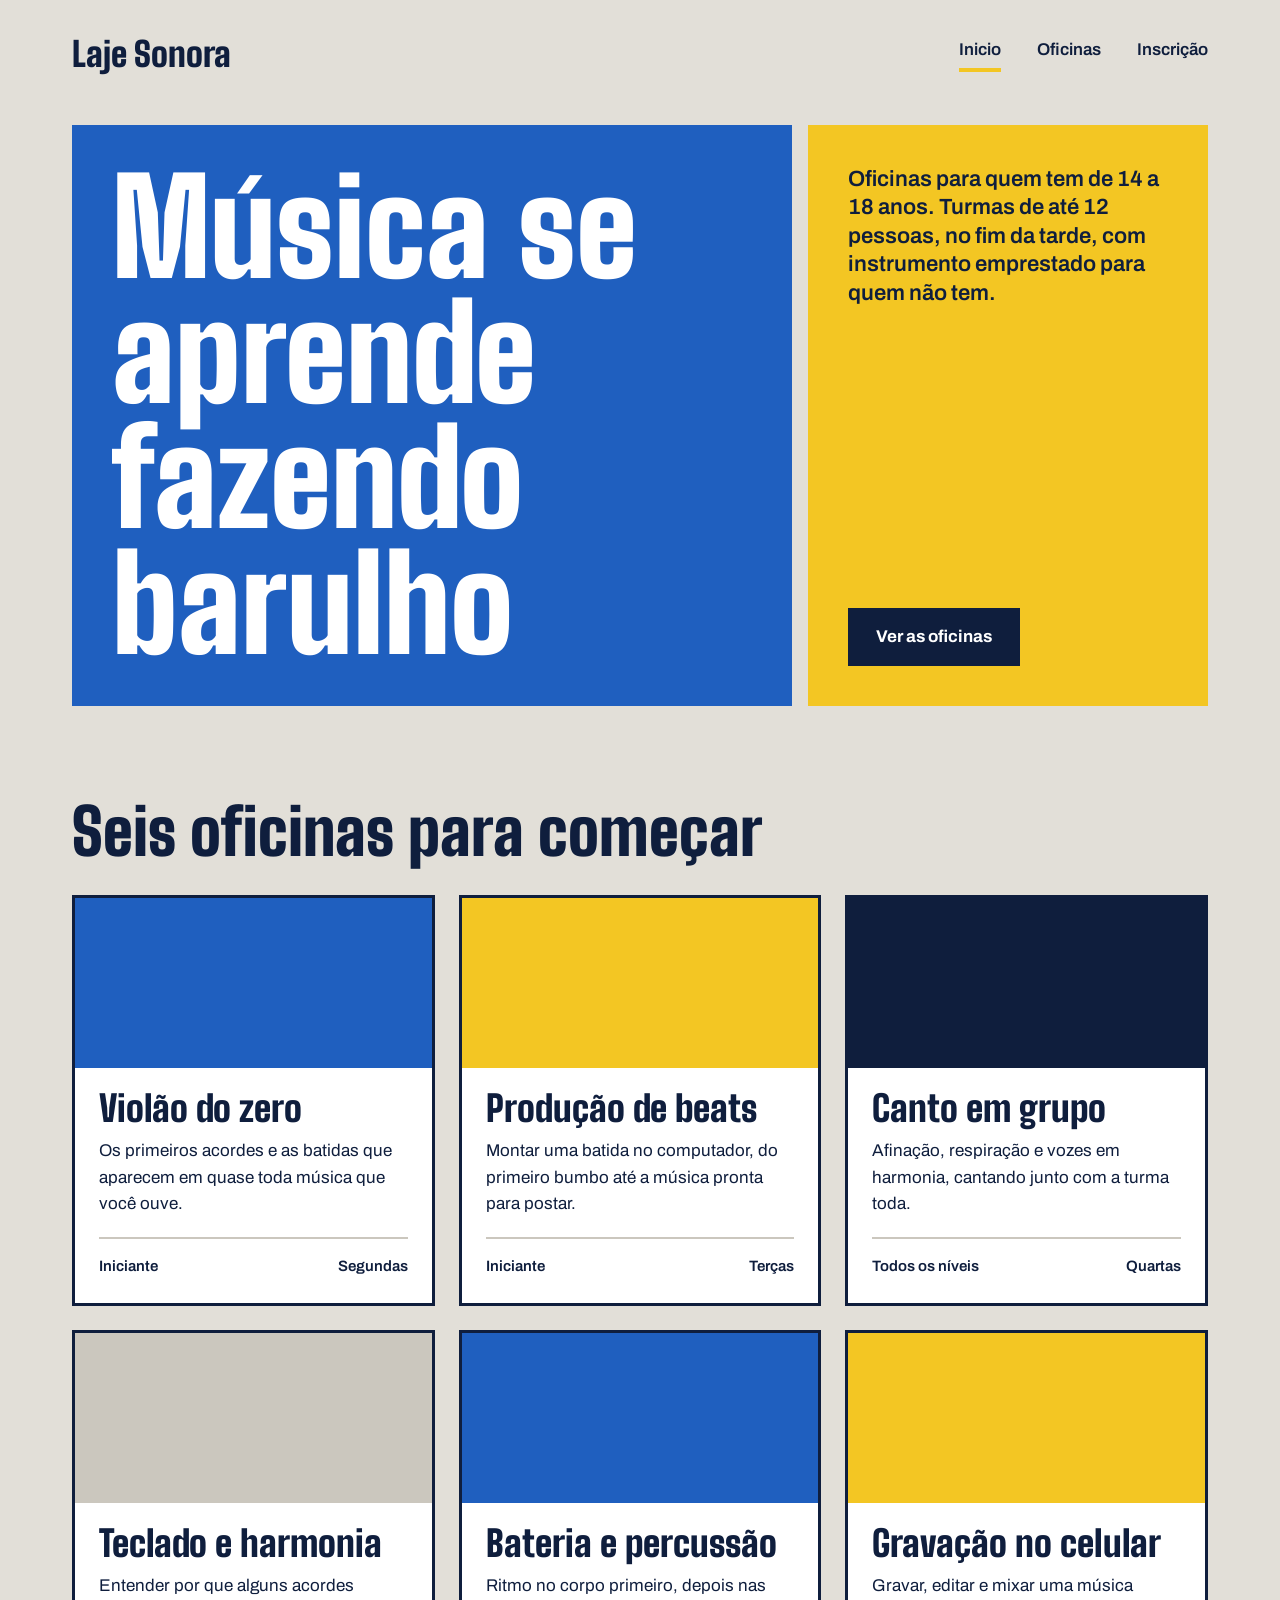
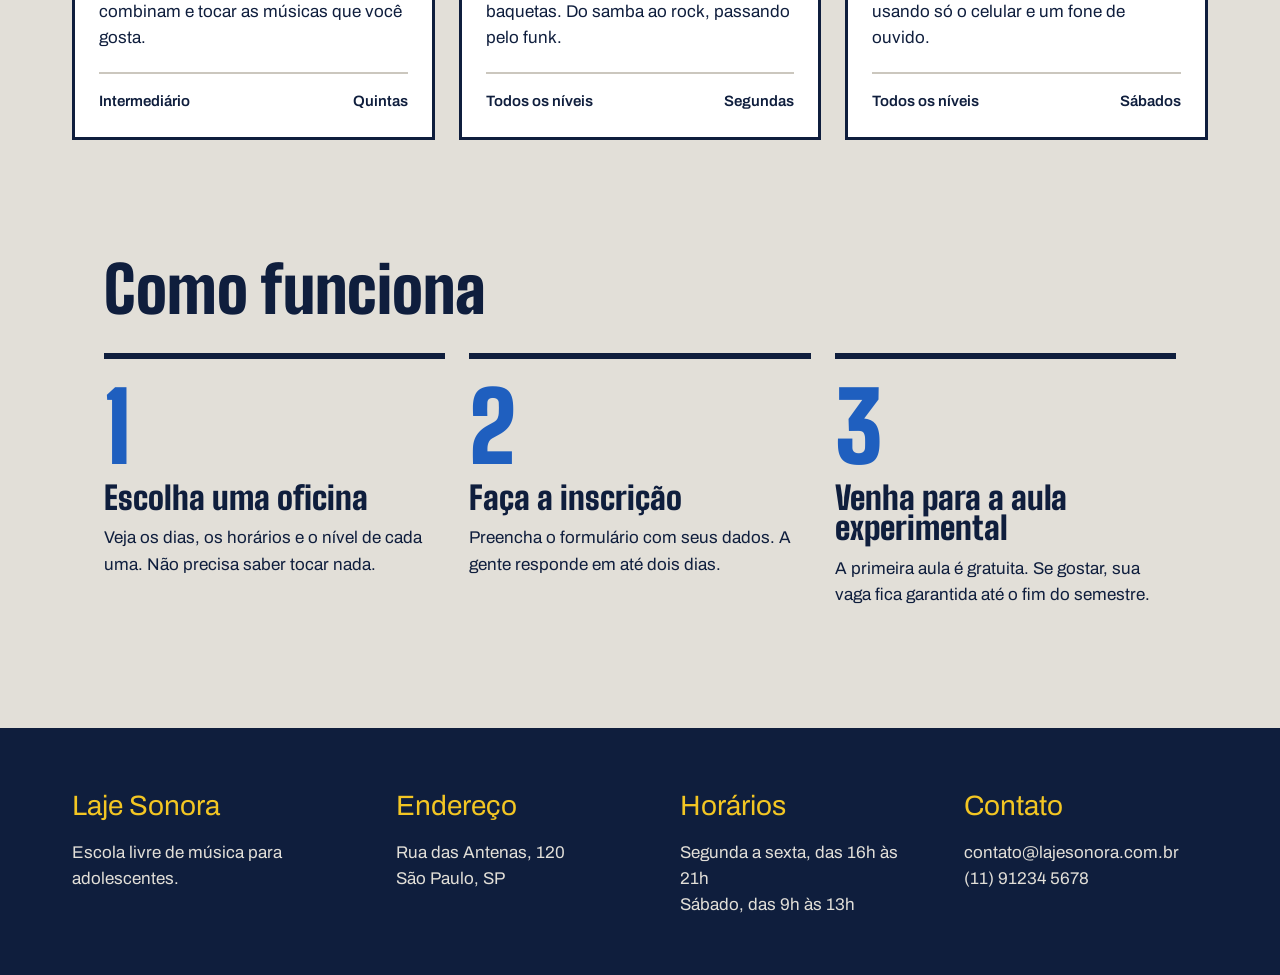
<file: index.html>
<!DOCTYPE html>
<html lang="pt-BR">

<head>
    <meta charset="UTF-8">
    <meta name="viewport" content="width=device-width, initial-scale=1.0">
    <link rel="preconnect" href="https://fonts.googleapis.com">
    <link rel="preconnect" href="https://fonts.gstatic.com" crossorigin>
    <link
        href="https://fonts.googleapis.com/css2?family=Archivo:ital,wght@0,100..900;1,100..900&family=Big+Shoulders:opsz,wght@10..72,100..900&display=swap"
        rel="stylesheet">
    <link rel="stylesheet" href="style.css">
    <title>Laje | Sonora</title>
</head>

<body>
    <header class="conteudo topo">
        <a href="index.html" class="logo">Laje Sonora</a>
        <nav class="menu">
            <a href="index.html" class="atual">Inicio</a>
            <a href="oficinas.html">Oficinas</a>
            <a href="inscricao.html">Inscrição</a>
        </nav>
    </header>
    <main>
        <section class="cartazes conteudo">
            <div class="cartaz-principal cartaz">
                <h1>Música se aprende fazendo barulho</h1>
            </div>
            <div class="cartaz cartaz-lateral">
                <p>Oficinas para quem tem de 14 a 18 anos. Turmas de até 12 pessoas, no fim da tarde, com instrumento
                    emprestado para quem não tem.</p>
                <a class="botao" href="oficinas.html">Ver as oficinas</a>
            </div>
        </section>
        <section class="conteudo secao">
            <h2 class="titulo-secao">Seis oficinas para começar</h2>
            <div class="cards">
                <article class="card">
                    <div class="foto foto-azul"></div>
                    <div class="card-texto">
                        <h3>Violão do zero</h3>
                        <p>Os primeiros acordes e as batidas que aparecem em quase toda música que você ouve.</p>
                        <div class="card-info"><span>Iniciante</span><span>Segundas</span></div>
                    </div>
                </article>
                <article class="card">
                    <div class="foto foto-amarela"></div>
                    <div class="card-texto">
                        <h3>Produção de beats</h3>
                        <p>Montar uma batida no computador, do primeiro bumbo até a música pronta para postar.</p>
                        <div class="card-info"><span>Iniciante</span><span>Terças</span></div>
                    </div>
                </article>
                <article class="card">
                    <div class="foto foto-tinta"></div>
                    <div class="card-texto">
                        <h3>Canto em grupo</h3>
                        <p>Afinação, respiração e vozes em harmonia, cantando junto com a turma toda.</p>
                        <div class="card-info"><span>Todos os níveis</span><span>Quartas</span></div>
                    </div>
                </article>
                <article class="card">
                    <div class="foto" class="foto-azul"></div>
                    <div class="card-texto">
                        <h3>Teclado e harmonia</h3>
                        <p>Entender por que alguns acordes combinam e tocar as músicas que você gosta.</p>
                        <div class="card-info"><span>Intermediário</span><span>Quintas</span></div>
                    </div>
                </article>
                <article class="card">
                    <div class="foto foto-azul"></div>
                    <div class="card-texto">
                        <h3>Bateria e percussão</h3>Ritmo no corpo primeiro, depois nas baquetas. Do samba ao rock,
                        passando pelo funk.</p>
                        <div class="card-info"><span>Todos os níveis</span><span>Segundas</span></div>
                    </div>
                </article>
                <article class="card">
                    <div class="foto foto-amarela"></div>
                    <div class="card-texto">
                        <h3>Gravação no celular</h3>
                        <p>Gravar, editar e mixar uma música usando só o celular e um fone de ouvido.</p>
                        <div class="card-info"><span>Todos os níveis</span><span>Sábados</span></div>
                    </div>
                </article>
                <section class="conteudo secao">
                    <h2 class="titulo-secao">Como funciona</h2>
                
                    <div class="passos">
                
                        <div class="passo">
                            <p class="passo-numero">1</p>
                            <h3>Escolha uma oficina</h3>
                            <p>Veja os dias, os horários e o nível de cada uma. Não precisa saber tocar nada.</p>
                        </div>
                
                        <div class="passo">
                            <p class="passo-numero">2</p>
                            <h3>Faça a inscrição</h3>
                            <p>Preencha o formulário com seus dados. A gente responde em até dois dias.</p>
                        </div>
                
                        <div class="passo">
                            <p class="passo-numero">3</p>
                            <h3>Venha para a aula experimental</h3>
                            <p>A primeira aula é gratuita. Se gostar, sua vaga fica garantida até o fim do semestre.</p>
                        </div>
                
                    </div>
                </section>
            </main>
            <footer class="rodape">
                <div class="conteudo rodape-colunas">
                    <div class="rodape-coluna">
                        <h4>Laje Sonora</h4>
                        <p>Escola livre de música para adolescentes.</p>
                    </div>
                    <br>
                    <div class="rodape-coluna">
                        <h4>Endereço</h4>
                        <p>Rua das Antenas, 120 <br> São Paulo, SP</p>
                    </div>            
                    <div class="rodape-coluna">
                        <h4>Horários</h4>
                        <p>Segunda a sexta, das 16h às 21h <br> Sábado, das 9h às 13h</p>
                    </div>            
                    <div class="rodape-coluna">
                        <h4>Contato</h4>
                        <p>contato@lajesonora.com.br <br> (11) 91234 5678</p>
                    </div>            
                </div>
            </footer>
        </body>
        </html>
</file>
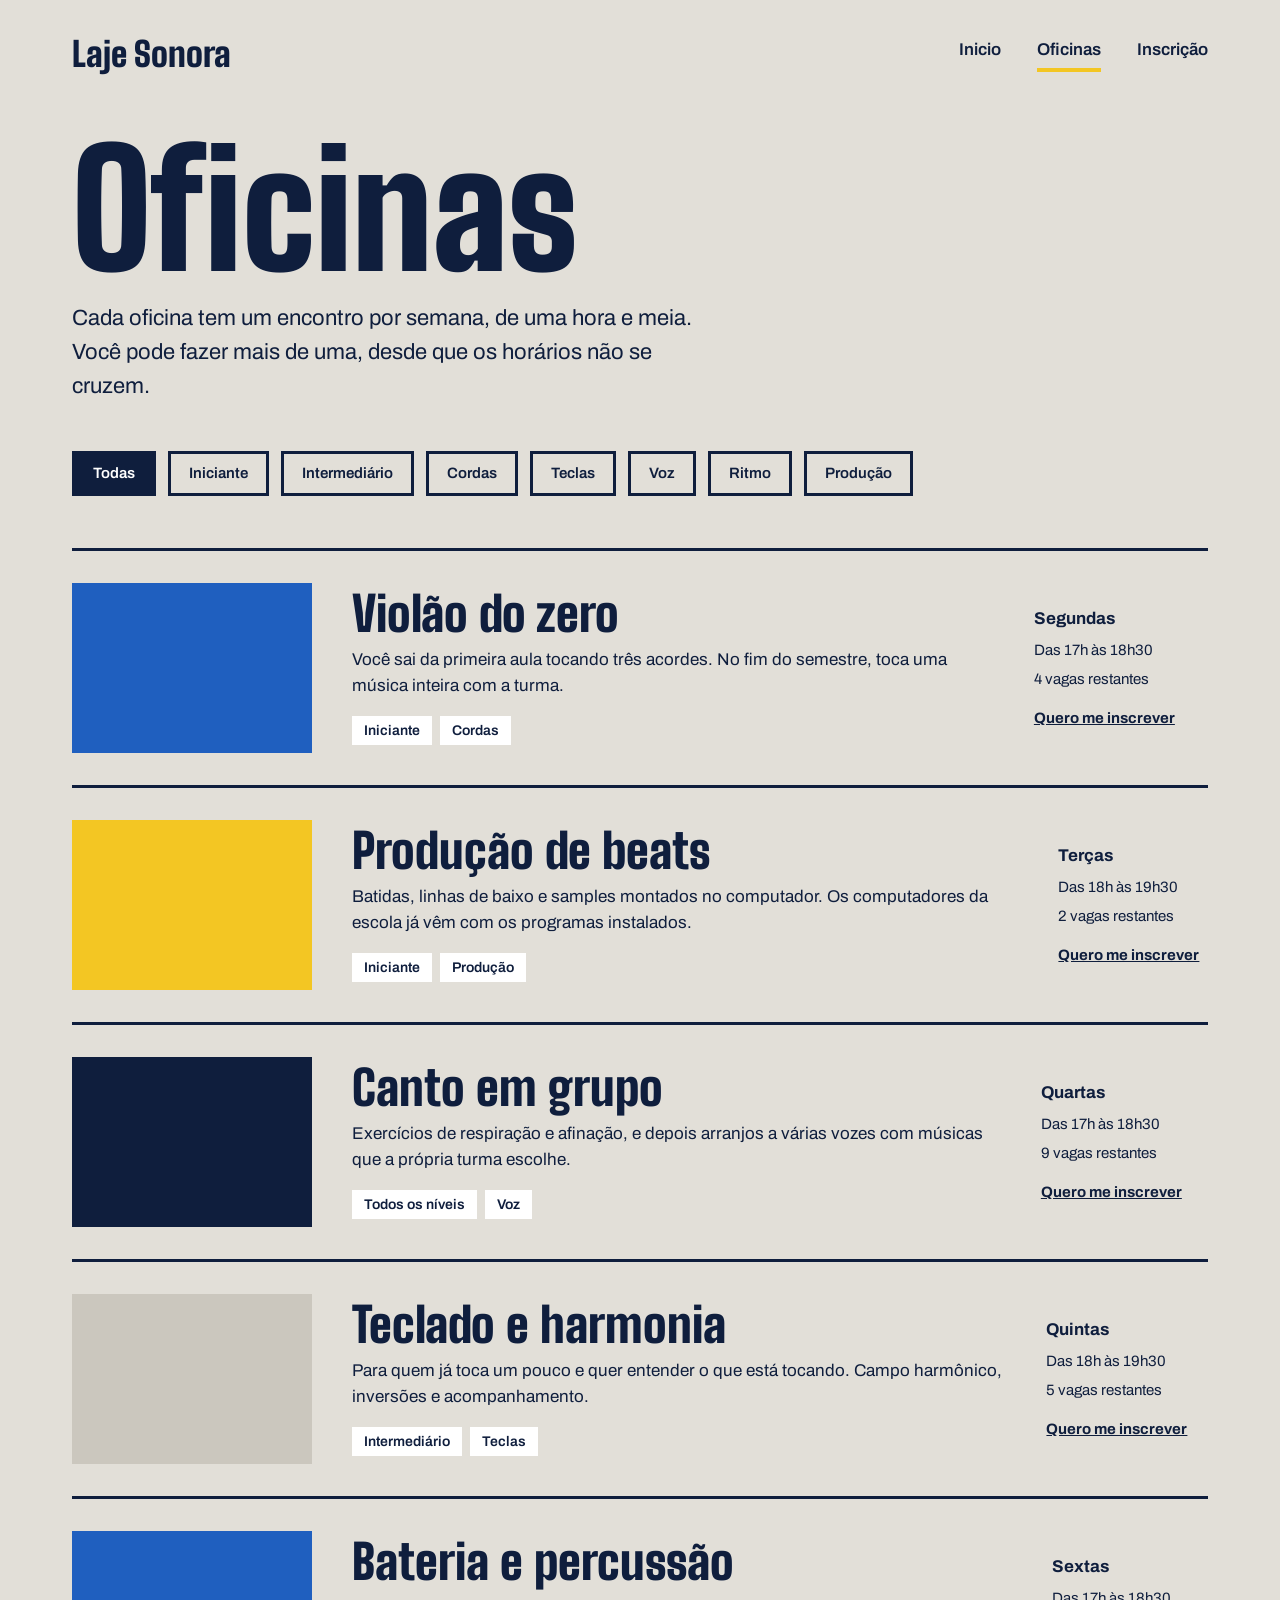
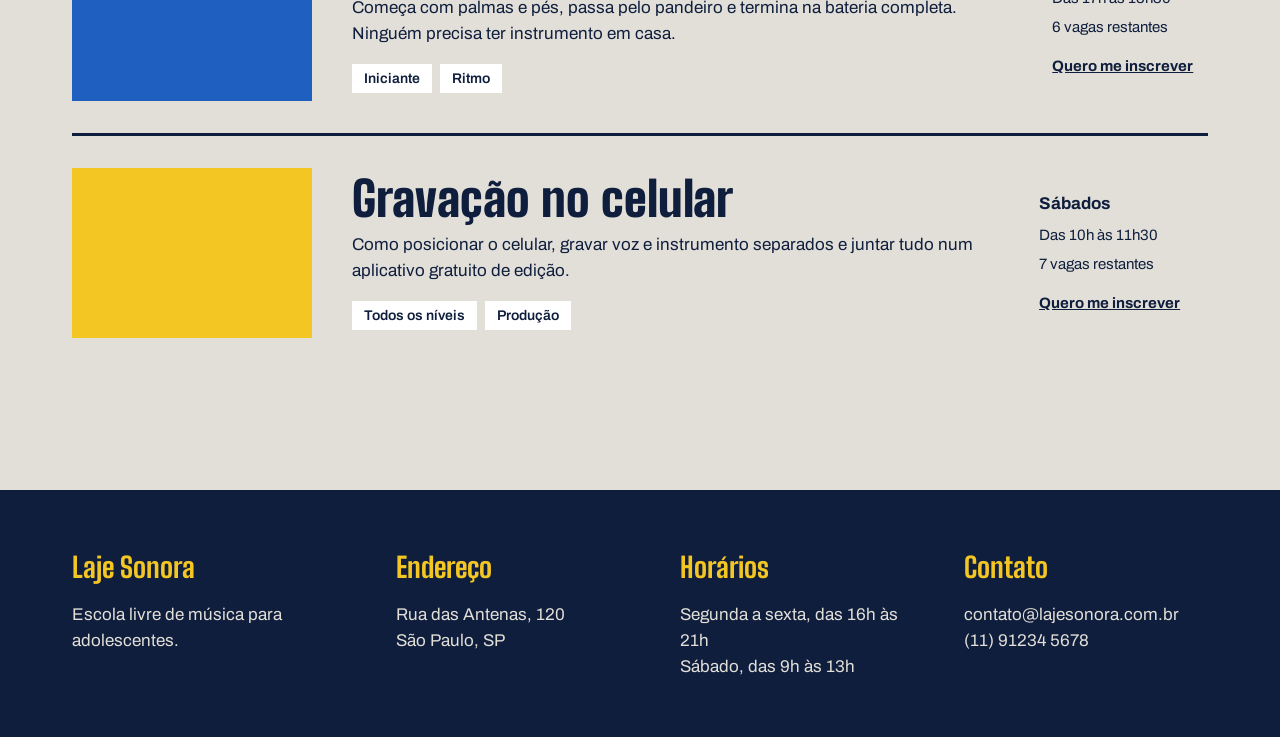
<file: oficinas.html>
<!DOCTYPE html>
<html lang="pt-BR">

<head>
    <meta charset="UTF-8">
    <meta name="viewport" content="width=device-width, initial-scale=1.0">
    <link rel="preconnect" href="https://fonts.googleapis.com">
    <link rel="preconnect" href="https://fonts.gstatic.com" crossorigin>
    <link
        href="https://fonts.googleapis.com/css2?family=Archivo:ital,wght@0,100..900;1,100..900&family=Big+Shoulders:opsz,wght@10..72,100..900&display=swap"
        rel="stylesheet">
    <link rel="stylesheet" href="oficinas.css">
    <title>Laje Sonora | Oficinas</title>
</head>

<body>
    <header class="conteudo topo">
        <a href="index.html" class="logo">Laje Sonora</a>
        <nav class="menu">
            <a href="index.html">Inicio</a>
            <a href="oficinas.html" class="atual">Oficinas</a>
            <a href="inscricao.html">Inscrição</a>
        </nav>
    </header>
    <main class="conteudo">
        <h1 class="titulo-pagina">Oficinas</h1>
        <p class="subtitulo-pagina">Cada oficina tem um encontro por semana, de uma hora e meia. Você pode fazer mais de uma, desde que os horários não se cruzem.</p>
        <div class="filtros">
            <span class="filtro ativo">Todas</span>
            <span class="filtro">Iniciante</span>
            <span class="filtro">Intermediário</span>
            <span class="filtro">Cordas</span>
            <span class="filtro">Teclas</span>
            <span class="filtro">Voz</span>
            <span class="filtro">Ritmo</span>
            <span class="filtro">Produção</span>
            <div class="lista">
                <article class="oficina">
                    <div class="foto foto-azul"></div>
                    <div class="oficina-texto">
                        <h2>Violão do zero</h2>
                        <p>Você sai da primeira aula tocando três acordes. No fim do semestre, toca uma música inteira com a turma.</p>
                        <div class="etiquetas">
                            <span class="etiqueta">Iniciante</span>
                            <span class="etiqueta">Cordas</span>
                        </div>
                    </div>
                    <div class="oficina-detalhes">
                        <strong>Segundas</strong>
                        <span>Das 17h às 18h30</span>
                        <span>4 vagas restantes</span>
                        <a href="./inscricao.html">Quero me inscrever</a>
                    </div>
                </article>
                <article class="oficina">
                    <div class="foto foto-amarela"></div>
                    <div class="oficina-texto">
                        <h2>Produção de beats</h2>
                        <p>Batidas, linhas de baixo e samples montados no computador. Os computadores da escola já vêm com os programas instalados.</p>
                        <div class="etiquetas">
                            <span class="etiqueta">Iniciante</span>
                            <span class="etiqueta">Produção</span>
                        </div>
                    </div>
                    <div class="oficina-detalhes">
                        <strong>Terças</strong>
                        <span>Das 18h às 19h30</span>
                        <span>2 vagas restantes</span>
                        <a href="./inscricao.html">Quero me inscrever</a>
                    </div>
                </article>
                <article class="oficina">
                    <div class="foto foto-tinta"></div>
                    <div class="oficina-texto">
                        <h2>Canto em grupo</h2>
                        <p>Exercícios de respiração e afinação, e depois arranjos a várias vozes com músicas que a própria turma escolhe.</p>
                        <div class="etiquetas">
                            <span class="etiqueta">Todos os níveis</span>
                            <span class="etiqueta">Voz</span>
                        </div>
                    </div>
                    <div class="oficina-detalhes">
                        <strong>Quartas</strong>
                        <span>Das 17h às 18h30</span>
                        <span>9 vagas restantes</span>
                        <a href="./inscricao.html">Quero me inscrever</a>
                    </div>
                </article>
                <article class="oficina">
                    <div class="foto"></div>
                    <div class="oficina-texto">
                        <h2>Teclado e harmonia</h2>
                        <p>Para quem já toca um pouco e quer entender o que está tocando. Campo harmônico, inversões e acompanhamento.</p>
                        <div class="etiquetas">
                            <span class="etiqueta">Intermediário</span>
                            <span class="etiqueta">Teclas</span>
                        </div>
                    </div>
                    <div class="oficina-detalhes">
                        <strong>Quintas</strong>
                        <span>Das 18h às 19h30</span>
                        <span>5 vagas restantes</span>
                        <a href="./inscricao.html">Quero me inscrever</a>
                    </div>
                </article>
                <article class="oficina">
                    <div class="foto foto-azul"></div>
                    <div class="oficina-texto">
                        <h2>Bateria e percussão</h2>
                        <p>Começa com palmas e pés, passa pelo pandeiro e termina na bateria completa. Ninguém precisa ter instrumento em casa.</p>
                        <div class="etiquetas">
                            <span class="etiqueta">Iniciante</span>
                            <span class="etiqueta">Ritmo</span>
                        </div>
                    </div>
                    <div class="oficina-detalhes">
                        <strong>Sextas</strong>
                        <span>Das 17h às 18h30</span>
                        <span>6 vagas restantes</span>
                        <a href="./inscricao.html">Quero me inscrever</a>
                    </div>
                </article>
                <article class="oficina">
                    <div class="foto foto-amarela"></div>
                    <div class="oficina-texto">
                        <h2>Gravação no celular</h2>
                        <p>Como posicionar o celular, gravar voz e instrumento separados e juntar tudo num aplicativo gratuito de edição.</p>
                        <div class="etiquetas">
                            <span class="etiqueta">Todos os níveis</span>
                            <span class="etiqueta">Produção</span>
                        </div>
                    </div>
                    <div class="oficina-detalhes">
                        <strong>Sábados</strong>
                        <span>Das 10h às 11h30</span>
                        <span>7 vagas restantes</span>
                        <a href="./inscricao.html">Quero me inscrever</a>
                    </div>
                </article>
            </div>
        </div>
    </main>
            <footer class="rodape">
                <div class="conteudo rodape-colunas">
                    <div class="rodape-coluna">
                        <h4>Laje Sonora</h4>
                        <p>Escola livre de música para adolescentes.</p>
                    </div>
                    <br>
                    <div class="rodape-coluna">
                        <h4>Endereço</h4>
                        <p>Rua das Antenas, 120 <br> São Paulo, SP</p>
                    </div>            
                    <div class="rodape-coluna">
                        <h4>Horários</h4>
                        <p>Segunda a sexta, das 16h às 21h <br> Sábado, das 9h às 13h</p>
                    </div>            
                    <div class="rodape-coluna">
                        <h4>Contato</h4>
                        <p>contato@lajesonora.com.br <br> (11) 91234 5678</p>
                    </div>            
                </div>
            </footer>
        </body>
        </html>
</file>
<file: style.css>
* {
    margin: 0;
    padding: 0;
    box-sizing: border-box;
}

:root {
    --concreto: #E2DFD8;
    --concreto-escuro: #CBC7BE;
    --tinta: #0F1E3D;
    --caixa-dagua: #1F5FBF;
    --fita: #F3C623;
    --branco: #FFFFFF;
    --fonte-cartaz: "Big Shoulders", "Arial Narrow", sans-serif;
    --fonte-texto: "Archivo", Arial, sans-serif;
}

body {
    background-color: var(--concreto);
    color: var(--tinta);
    font-family: var(--fonte-texto);
    font-size: 17px;
    line-height: 1.55;
}

a {
    color: inherit;
}

h1, h2, h3 {
    font-family: var(--fonte-cartaz);
    font-weight: 900;
    line-height: 0.95;
}

.conteudo {
    max-width: 1200px;
    margin-inline: auto;
    padding-inline: 32px;
}

.topo {
    padding-block: 28px;
    display: flex;
    justify-content: space-between;
    align-items: center;
}

.logo {
    font-family: var(--fonte-cartaz);
    font-size: 34px;
    font-weight: 900;
    text-decoration: none;
}

.menu {
    display: flex;
    gap: 36px;
}

.menu a {
    font-weight: 600;
    text-decoration: none;
    padding-bottom: 4px;
    border-bottom: 4px solid transparent;
}

.menu a:hover {
    border-bottom-color: var(--tinta);
}

.menu a.atual {
    border-bottom-color: var(--fita);
}

.cartazes {
    margin-top: 16px;
    display: flex;
    gap: 16px;
}

.cartaz {
    padding: 40px;
}

.cartaz-principal {
    background-color: var(--caixa-dagua);
    color: white;
    flex: 2;
}

.cartaz-principal h1 {
    font-size: 132px;
    max-width: 9ch;
}

.cartaz-lateral {
    background-color: var(--fita);
    flex: 1;
    display: flex;
    flex-direction: column;
    justify-content: space-between;
    gap: 32px;
    align-items: flex-start;
}

.cartaz-lateral p {
    font-size: 22px;
    font-weight: 600;
    line-height: 1.3;
}

.botao {
    background-color: var(--tinta);
    color: white;
    font-weight: 700;
    text-decoration: none;
    padding: 16px 28px;
    border: none;
    font-family: var(--fonte-texto);
    font-size: 17px;
    cursor: pointer;
}

.botao:hover {
    background-color: var(--caixa-dagua);
}
.secao {
    margin-top: 96px;
}

.titulo-secao {
    font-size: 64px;
    margin-bottom: 32px;
}

.cards {
    display: flex;
    flex-wrap: wrap;
    gap: 24px;
}

.card {
    background-color: white;
    border: 3px solid var(--tinta);
    flex: 1 1 340px;
}

.card .foto {
    height: 170px;
}

.foto {
    background-color: var(--concreto-escuro);
}

.foto-azul {
    background-color: var(--caixa-dagua);
}

.foto-amarela {
    background-color: var(--fita);
}

.foto-tinta {
    background-color: var(--tinta);
}

.card-texto {
    padding: 24px;
}

.card h3 {
    font-size: 36px;
    margin-bottom: 12px;
}

.card-info {
    margin-top: 20px;
    padding-top: 16px;
    border-top: 2px solid var(--concreto-escuro);
    font-weight: 600;
    font-size: 15px;
    display: flex;
    justify-content: space-between;
}

.passos {
    display: flex;
    gap: 24px;
  }
  
  .passo {
    flex: 1;
    padding-top: 20px;
    border-top: 6px solid var(--tinta);
  }
  
  .passo-numero {
    font-family: var(--fonte-cartaz);
    font-size: 96px;
    font-weight: 900;
    line-height: 1;
    color: var(--caixa-dagua)
  }
  
  .passo h3 {
    font-size: 32px;
    margin-block: 8px 12px;
  }
  .rodape {
    margin-top: 120px;
    background: var(--tinta);
    color: var(--concreto);
    padding-block: 56px;
}

.rodape-colunas {
    display: flex;
    gap: 40px;
}

.rodape-coluna {
    flex: 1;
}

.rodape h4 {
    font: var(--fonte-cartaz);
    font-size: 28px;
    color: var(--fita);
    margin-bottom: 12px;
}
</file>
<file: oficinas.css>
* {
    margin: 0;
    padding: 0;
    box-sizing: border-box;
}

:root {
    --concreto:#E2DFD8;
    --concreto-escuro:#CBC7BE;
    --tinta:#0F1E3D;
    --caixa-dagua:#1F5FBF;
    --fita:#F3C623;
    --branco:#FFFFFF;
    --fonte-cartaz:"Big Shoulders", "Arial Narrow", sans-serif;
    --fonte-texto:"Archivo", Arial, sans-serif;
}

body {
    background-color: var(--concreto);
    color: var(--tinta);
    font-family: var(--fonte-texto);
    font-size: 17px;
    line-height: 1.55;
}

a {
    color:inherit
}

h1, h2, h3 {
    font-family: var(--fonte-cartaz);
    font-weight: 900;
    line-height: 0.95;
}

.conteudo {
    max-width: 1200px;
    margin-inline: auto;
    padding-inline: 32px;
}

.topo {
    padding-block: 28px;
    display: flex;
    justify-content: space-between;
    align-items: center;
}

.logo {
    font-family: var(--fonte-cartaz);
    font-size: 34px;
    font-weight: 900;
    text-decoration: none;
}

.menu {
    display: flex;
    gap: 36px;
}

.menu a {
    font-weight: 600;
    text-decoration: none;
    padding-bottom: 4px;
    border-bottom: 4px solid transparent;
}

.menu a:hover {
    border-bottom-color: var(--tinta);
}

.menu a.atual {
    border-bottom-color: var(--fita);
}

.foto {
    background-color: var(--concreto-escuro);
}

.foto-azul {
    background-color: var(--caixa-dagua);
}

.foto-amarela {
    background-color: var(--fita);
}

.foto-tinta {
    background-color: var(--tinta);
}

.rodape {
    margin-top: 120px;
    background-color: var(--tinta);
    color: var(--concreto);
    padding-block: 56px;
}

.rodape-colunas {
    display: flex;
    gap: 40px;
}

.rodape-coluna {
    flex: 1;
}

.rodape h4 {
    font-family: var(--fonte-cartaz);
    font-size: 28px;
    color: var(--fita);
    margin-bottom: 12px;
}

.titulo-pagina {
    font-size: 160px;
    margin-top: 24px;
}

.subtitulo-pagina {
    font-size: 22px;
    max-width: 640px;
    margin-top: 16px;
}

.filtros {
    margin-top: 48px;
    display: flex;
    gap: 12px;
    flex-wrap: wrap;
}

.filtro {
    border: 3px solid var(--tinta);
    padding-block: 8px;
    padding-inline: 18px;
    font-weight: 600;
    font-size: 15px;
}

.filtro.ativo {
    background-color: var(--tinta);
    color: var(--branco);
}

.lista {
    margin-top: 40px;
}

.oficina {
    padding-block: 32px;
    border-top: 3px solid var(--tinta);
    display: flex;
    justify-content: center;
    align-items: center;
    gap: 40px;
}

.oficina .foto {
    width: 240px;
    height: 170px;
    flex-shrink: 0;
}

.oficina-texto {
    width: fit-content;
}

.oficina h2 {
    font-size: 48px;
    margin-bottom: 10px;
}

.etiquetas {
    margin-top: 16px;
    display: flex;
    gap: 8px;
}

.etiqueta {
    background-color: var(--branco);
    padding-block: 4px;
    padding-inline: 12px;
    font-size: 14px;
    font-weight: 600;
}

.oficina-detalhes {
    width: 220px;
    font-size: 15px;
    display: flex;
    flex-direction: column;
    gap: 6px;
}

.oficina-detalhes strong {
    font-size: 17px;
}

.oficina-detalhes a {
    margin-top: 10px;
    font-weight: 700;
}

.big-shoulders-bigShould {
    font-family: "Big Shoulders", sans-serif;
    font-optical-sizing: auto;
    font-weight:800;
    font-style: normal;
}
  
.archivo-arch {
    font-family: "Archivo", sans-serif;
    font-optical-sizing: auto;
    font-weight: 345;
    font-style: normal;
    font-variation-settings: "width" 100;
}
</file>
